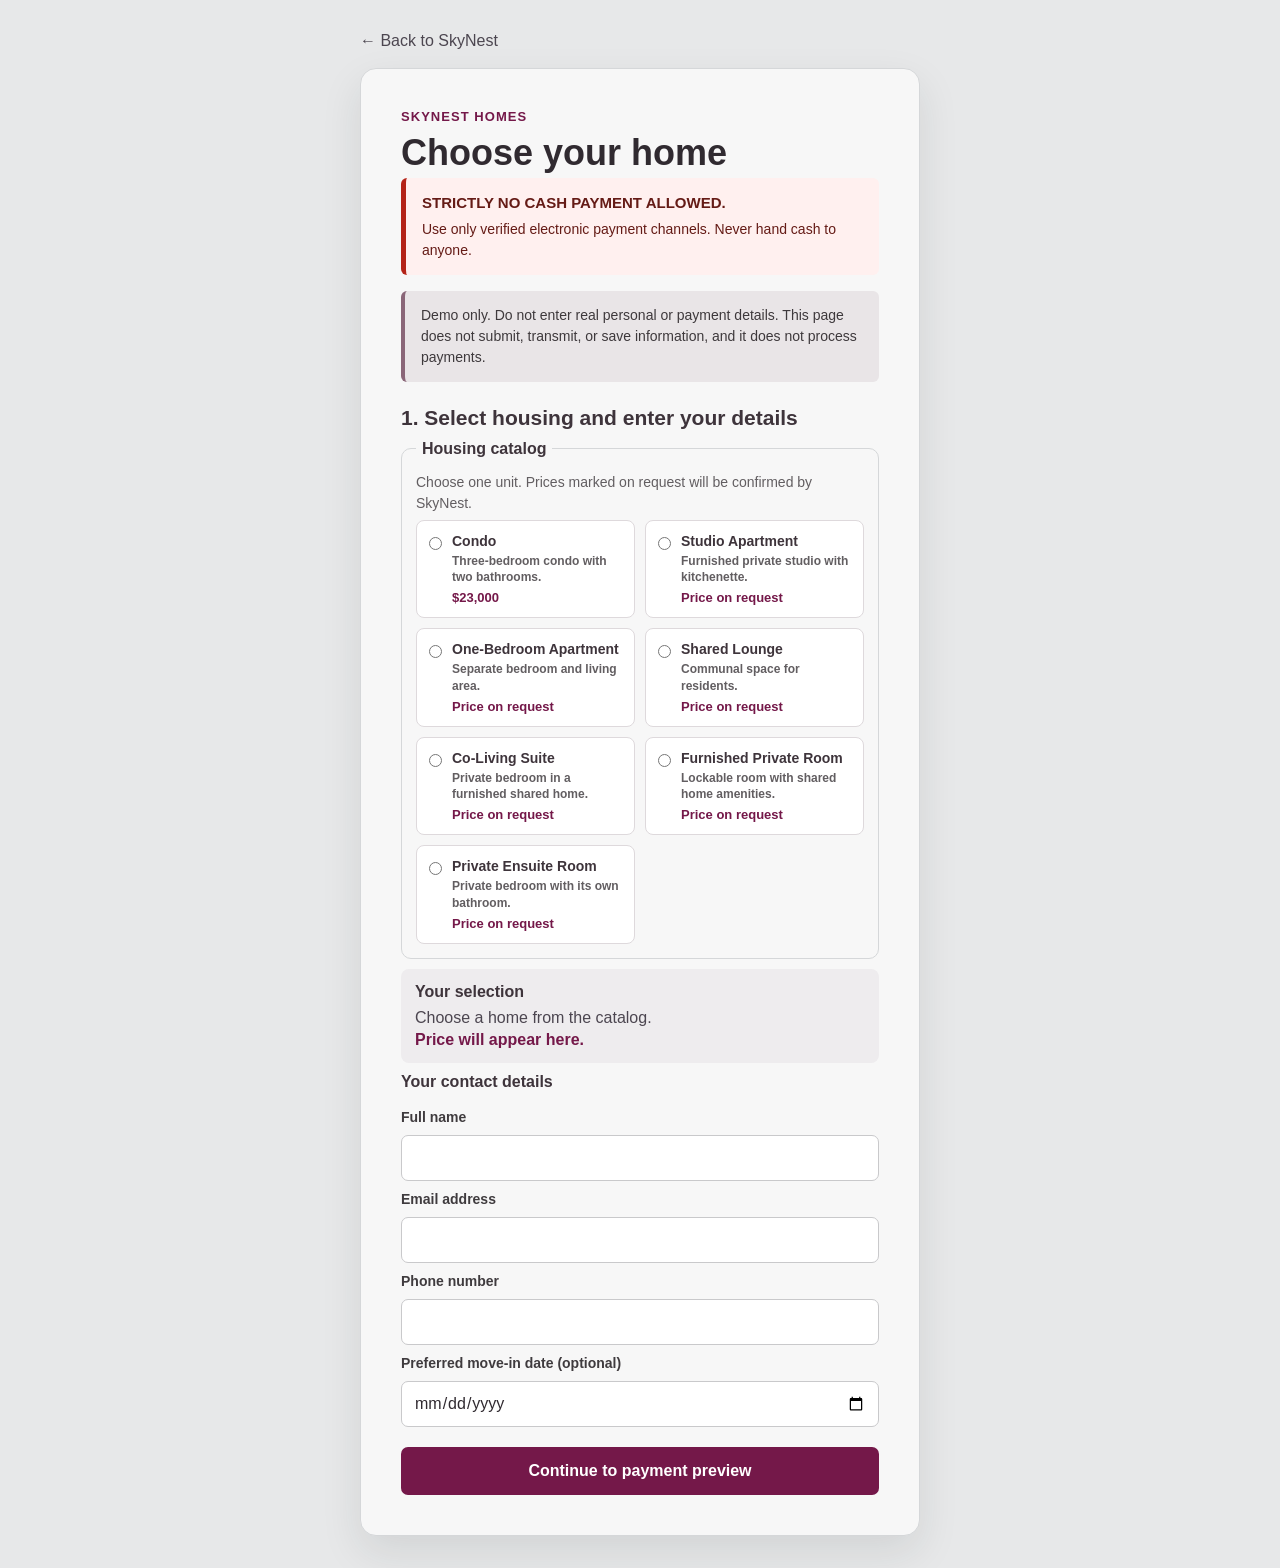
<file: assignment/condo-checkout.html>
<!DOCTYPE html>
<html lang="en">
<head>
    <meta charset="UTF-8">
    <meta name="viewport" content="width=device-width, initial-scale=1.0">
    <title>Condo Checkout | SkyNest</title>
    <link rel="stylesheet" href="condo-checkout.css">
    <script src="condo-checkout.js" defer></script>
</head>
<body>
    <main class="checkout-shell">
        <a class="back-link" href="index.html#home">&larr; Back to SkyNest</a>
        <section class="checkout-card" aria-labelledby="checkout-title">
            <p class="eyebrow">SkyNest Homes</p>
            <h1 id="checkout-title">Choose your home</h1>
            <div class="cash-warning" role="alert">
                <strong>STRICTLY NO CASH PAYMENT ALLOWED.</strong>
                <p>Use only verified electronic payment channels. Never hand cash to anyone.</p>
            </div>
            <div class="demo-notice" role="note">
                Demo only. Do not enter real personal or payment details. This page does not
                submit, transmit, or save information, and it does not process payments.
            </div>

            <form id="buyer-form" autocomplete="off">
                <h2>1. Select housing and enter your details</h2>
                <fieldset class="housing-catalog">
                    <legend>Housing catalog</legend>
                    <p class="step-copy">Choose one unit. Prices marked on request will be confirmed by SkyNest.</p>
                    <div class="housing-options">
                        <label class="housing-option">
                            <input type="radio" name="housing-unit" value="condo" required>
                            <span class="option-copy">
                                <span class="option-title">Condo</span>
                                <span class="option-description">Three-bedroom condo with two bathrooms.</span>
                                <span class="option-price">$23,000</span>
                            </span>
                        </label>
                        <label class="housing-option">
                            <input type="radio" name="housing-unit" value="studio-apartment" required>
                            <span class="option-copy">
                                <span class="option-title">Studio Apartment</span>
                                <span class="option-description">Furnished private studio with kitchenette.</span>
                                <span class="option-price">Price on request</span>
                            </span>
                        </label>
                        <label class="housing-option">
                            <input type="radio" name="housing-unit" value="one-bedroom-apartment" required>
                            <span class="option-copy">
                                <span class="option-title">One-Bedroom Apartment</span>
                                <span class="option-description">Separate bedroom and living area.</span>
                                <span class="option-price">Price on request</span>
                            </span>
                        </label>
                        <label class="housing-option">
                            <input type="radio" name="housing-unit" value="shared-lounge" required>
                            <span class="option-copy">
                                <span class="option-title">Shared Lounge</span>
                                <span class="option-description">Communal space for residents.</span>
                                <span class="option-price">Price on request</span>
                            </span>
                        </label>
                        <label class="housing-option">
                            <input type="radio" name="housing-unit" value="co-living-suite" required>
                            <span class="option-copy">
                                <span class="option-title">Co-Living Suite</span>
                                <span class="option-description">Private bedroom in a furnished shared home.</span>
                                <span class="option-price">Price on request</span>
                            </span>
                        </label>
                        <label class="housing-option">
                            <input type="radio" name="housing-unit" value="furnished-private-room" required>
                            <span class="option-copy">
                                <span class="option-title">Furnished Private Room</span>
                                <span class="option-description">Lockable room with shared home amenities.</span>
                                <span class="option-price">Price on request</span>
                            </span>
                        </label>
                        <label class="housing-option">
                            <input type="radio" name="housing-unit" value="private-ensuite-room" required>
                            <span class="option-copy">
                                <span class="option-title">Private Ensuite Room</span>
                                <span class="option-description">Private bedroom with its own bathroom.</span>
                                <span class="option-price">Price on request</span>
                            </span>
                        </label>
                    </div>
                </fieldset>

                <section class="selection-summary" aria-live="polite">
                    <h3>Your selection</h3>
                    <p id="unit-name">Choose a home from the catalog.</p>
                    <p id="unit-price" class="price">Price will appear here.</p>
                </section>

                <div class="buyer-fields">
                    <h3>Your contact details</h3>
                    <label for="buyer-name">Full name</label>
                    <input id="buyer-name" name="buyer-name" type="text" autocomplete="name" required>

                    <label for="buyer-email">Email address</label>
                    <input id="buyer-email" name="buyer-email" type="email" autocomplete="email" required>

                    <label for="buyer-phone">Phone number</label>
                    <input id="buyer-phone" name="buyer-phone" type="tel" autocomplete="tel" required>

                    <label for="move-in-date">Preferred move-in date <span>(optional)</span></label>
                    <input id="move-in-date" name="move-in-date" type="date">
                </div>

                <button type="submit">Continue to payment preview</button>
            </form>

            <form id="payment-form" autocomplete="off" hidden>
                <h2>2. Payment preview</h2>
                <p class="step-copy">Choose a bank and enter fictitious card details to preview the flow.</p>

                <label for="bank">Bank</label>
                <select id="bank" required>
                    <option value="">Choose a bank</option>
                    <option>Equity Bank</option>
                    <option>KCB</option>
                    <option>Co-operative Bank</option>
                </select>

                <label for="cardholder">Name on card</label>
                <input id="cardholder" type="text" placeholder="Demo Cardholder" required>

                <label for="card-number">Card number</label>
                <input id="card-number" type="text" inputmode="numeric" placeholder="Test number only" maxlength="23" required>

                <div class="field-row">
                    <div>
                        <label for="expiry">Expiry date</label>
                        <input id="expiry" type="text" placeholder="MM/YY" maxlength="5" required>
                    </div>
                    <div>
                        <label for="security-code">Security code</label>
                        <input id="security-code" type="password" inputmode="numeric" placeholder="Test code" maxlength="4" required>
                    </div>
                </div>

                <div class="payment-actions">
                    <button class="secondary-button" id="edit-details" type="button">Back to housing details</button>
                    <button type="submit">Preview checkout</button>
                </div>
            </form>

            <aside id="profile-receipt" class="profile-receipt" aria-labelledby="receipt-title" hidden>
                <p class="profile-eyebrow">Demo profile</p>
                <h2 id="receipt-title">Booking receipt</h2>
                <p class="receipt-note">Preview only. This is not proof of payment, and no account login is connected.</p>
                <dl class="receipt-details">
                    <div>
                        <dt>Booking reference</dt>
                        <dd id="receipt-reference"></dd>
                    </div>
                    <div>
                        <dt>Housing choice</dt>
                        <dd id="receipt-unit"></dd>
                    </div>
                    <div>
                        <dt>Price</dt>
                        <dd id="receipt-price"></dd>
                    </div>
                    <div>
                        <dt>Name</dt>
                        <dd id="receipt-name"></dd>
                    </div>
                    <div>
                        <dt>Email</dt>
                        <dd id="receipt-email"></dd>
                    </div>
                    <div>
                        <dt>Phone</dt>
                        <dd id="receipt-phone"></dd>
                    </div>
                    <div>
                        <dt>Preferred move-in</dt>
                        <dd id="receipt-move-in"></dd>
                    </div>
                    <div>
                        <dt>Bank selected</dt>
                        <dd id="receipt-bank"></dd>
                    </div>
                    <div>
                        <dt>Request date</dt>
                        <dd id="receipt-date"></dd>
                    </div>
                    <div>
                        <dt>Status</dt>
                        <dd id="receipt-status">Preview only — no payment processed</dd>
                    </div>
                </dl>
                <button class="receipt-print-button" id="print-receipt" type="button">Print receipt preview</button>
            </aside>
            <p id="checkout-status" class="checkout-status" role="status" aria-live="polite"></p>
        </section>
    </main>
</body>
</html>
</file>
<file: assignment/condo-checkout.css>
:root{
    color-scheme: light;
    font-family: Arial, sans-serif;
    color: #333;
    background: #e7e8e9;
}

*{
    box-sizing: border-box;
}

body{
    min-width: 320px;
    min-height: 100vh;
    margin: 0;
    background: #e7e8e9;
}

.checkout-shell{
    width: min(100% - 32px, 560px);
    margin: 0 auto;
    padding: 32px 0;
}

.back-link{
    display: inline-block;
    margin-bottom: 18px;
    color: #4c4650;
    text-decoration: none;
}

.back-link:hover{
    text-decoration: underline;
}

.checkout-card{
    padding: clamp(24px, 6vw, 40px);
    border: 1px solid #d5d7d9;
    border-radius: 16px;
    background: #f7f7f7;
    box-shadow: 0 16px 40px rgba(32, 35, 38, 0.1);
}

.eyebrow{
    margin: 0 0 8px;
    color: #741849;
    font-size: 13px;
    font-weight: 700;
    letter-spacing: 0.08em;
    text-transform: uppercase;
}

h1,
h2,
p{
    margin-top: 0;
}

h1{
    margin-bottom: 4px;
    color: #302a30;
    font-size: clamp(28px, 7vw, 36px);
}

.price{
    margin-bottom: 22px;
    color: #5b565b;
    font-size: 20px;
    font-weight: 700;
}

.cash-warning{
    margin-bottom: 16px;
    padding: 14px 16px;
    border-left: 5px solid #b42318;
    border-radius: 6px;
    background: #fff0ef;
    color: #651b16;
    line-height: 1.5;
}

.cash-warning strong{
    display: block;
    margin-bottom: 4px;
    font-size: 15px;
}

.cash-warning p{
    margin: 0;
    font-size: 14px;
}

.demo-notice{
    margin-bottom: 24px;
    padding: 14px 16px;
    border-left: 4px solid #8a6678;
    border-radius: 6px;
    background: #e9e5e7;
    color: #3e393c;
    font-size: 14px;
    line-height: 1.5;
}

form{
    display: grid;
    gap: 10px;
}

form[hidden]{
    display: none;
}

form h2{
    margin: 0;
    color: #3e343b;
    font-size: 21px;
}

fieldset{
    min-width: 0;
    margin: 0;
    padding: 14px;
    border: 1px solid #d5d7d9;
    border-radius: 10px;
}

.housing-catalog legend{
    padding: 0 6px;
    color: #3e343b;
    font-weight: 700;
}

.step-copy{
    margin: 0 0 6px;
    color: #625e61;
    font-size: 14px;
    line-height: 1.5;
}

.housing-options{
    display: grid;
    grid-template-columns: repeat(2, minmax(0, 1fr));
    gap: 10px;
}

.housing-option{
    display: flex;
    align-items: flex-start;
    gap: 10px;
    min-width: 0;
    padding: 12px;
    border: 1px solid #ded9dc;
    border-radius: 8px;
    background: #fff;
    cursor: pointer;
}

.housing-option:hover{
    border-color: #a8587e;
}

.housing-option:focus-within{
    outline: 2px solid rgba(116, 24, 73, 0.3);
    outline-offset: 2px;
}

.housing-option input[type="radio"]{
    width: auto;
    min-height: 0;
    margin: 4px 0 0;
    accent-color: #741849;
}

.option-copy{
    display: grid;
    gap: 4px;
}

.option-title{
    color: #3e343b;
    font-size: 14px;
    font-weight: 700;
}

.option-description{
    color: #625e61;
    font-size: 12px;
    line-height: 1.4;
}

.option-price{
    color: #741849;
    font-size: 13px;
    font-weight: 700;
}

.selection-summary{
    padding: 14px;
    border-radius: 8px;
    background: #eeecee;
}

.selection-summary h3,
.buyer-fields h3{
    margin: 0 0 8px;
    color: #3e343b;
    font-size: 16px;
}

.selection-summary p{
    margin-bottom: 4px;
    color: #4c4650;
}

.selection-summary .price{
    margin-bottom: 0;
    color: #741849;
    font-size: 16px;
}

.buyer-fields{
    display: grid;
    gap: 10px;
}

label{
    color: #3f3b3e;
    font-size: 14px;
    font-weight: 700;
}

input,
select{
    width: 100%;
    min-height: 46px;
    padding: 10px 12px;
    border: 1px solid #c9c9cb;
    border-radius: 7px;
    background: #fff;
    color: #302a30;
    font: inherit;
}

input:focus,
select:focus{
    border-color: #741849;
    outline: 2px solid rgba(116, 24, 73, 0.18);
}

.field-row{
    display: grid;
    grid-template-columns: 1fr 1fr;
    gap: 14px;
}

.field-row > div{
    display: grid;
    gap: 10px;
}

.payment-actions{
    display: flex;
    flex-wrap: wrap;
    gap: 10px;
}

button{
    min-height: 48px;
    margin-top: 10px;
    padding: 12px 18px;
    border: 0;
    border-radius: 7px;
    background: #741849;
    color: #fff;
    cursor: pointer;
    font: inherit;
    font-weight: 700;
}

button:hover{
    background: #5a1238;
}

.secondary-button{
    border: 1px solid #741849;
    background: #fff;
    color: #741849;
}

.secondary-button:hover{
    background: #f7eaf0;
    color: #5a1238;
}

button:focus-visible,
.back-link:focus-visible{
    outline: 3px solid #a8587e;
    outline-offset: 3px;
}

.checkout-status{
    margin: 18px 0 0;
    color: #3f5b48;
    font-weight: 700;
}

.checkout-status:empty{
    display: none;
}

.profile-receipt[hidden]{
    display: none;
}

.profile-receipt{
    max-width: 430px;
    margin: 28px 0 0 auto;
    padding: 22px;
    border: 1px solid #d5d7d9;
    border-radius: 12px;
    background: #fff;
    box-shadow: 0 12px 30px rgba(32, 35, 38, 0.1);
}

.profile-eyebrow{
    margin: 0 0 4px;
    color: #741849;
    font-size: 12px;
    font-weight: 700;
    letter-spacing: 0.08em;
    text-transform: uppercase;
}

.profile-receipt h2{
    margin: 0 0 8px;
    color: #302a30;
    font-size: 22px;
}

.receipt-note{
    margin-bottom: 16px;
    color: #625e61;
    font-size: 13px;
    line-height: 1.5;
}

.receipt-details{
    margin: 0;
}

.receipt-details > div{
    display: grid;
    grid-template-columns: minmax(120px, 0.8fr) minmax(0, 1.2fr);
    gap: 12px;
    padding: 9px 0;
    border-bottom: 1px solid #ece8eb;
}

.receipt-details dt{
    color: #625e61;
    font-size: 13px;
    font-weight: 700;
}

.receipt-details dd{
    min-width: 0;
    margin: 0;
    color: #302a30;
    font-size: 13px;
    overflow-wrap: anywhere;
}

.receipt-print-button{
    width: 100%;
}

@media (max-width: 420px){
    .housing-options{
        grid-template-columns: 1fr;
    }

    .field-row{
        grid-template-columns: 1fr;
    }

    .payment-actions{
        flex-direction: column;
    }

    .receipt-details > div{
        grid-template-columns: 1fr;
        gap: 3px;
    }
}

@media print{
    body{
        background: #fff;
    }

    .checkout-shell{
        width: 100%;
        margin: 0;
        padding: 0;
    }

    .checkout-card{
        padding: 0;
        border: 0;
        box-shadow: none;
    }

    .back-link,
    .cash-warning,
    .demo-notice,
    form,
    .checkout-status,
    .receipt-print-button{
        display: none !important;
    }

    .profile-receipt{
        max-width: none;
        border: 0;
        box-shadow: none;
    }
}
</file>
